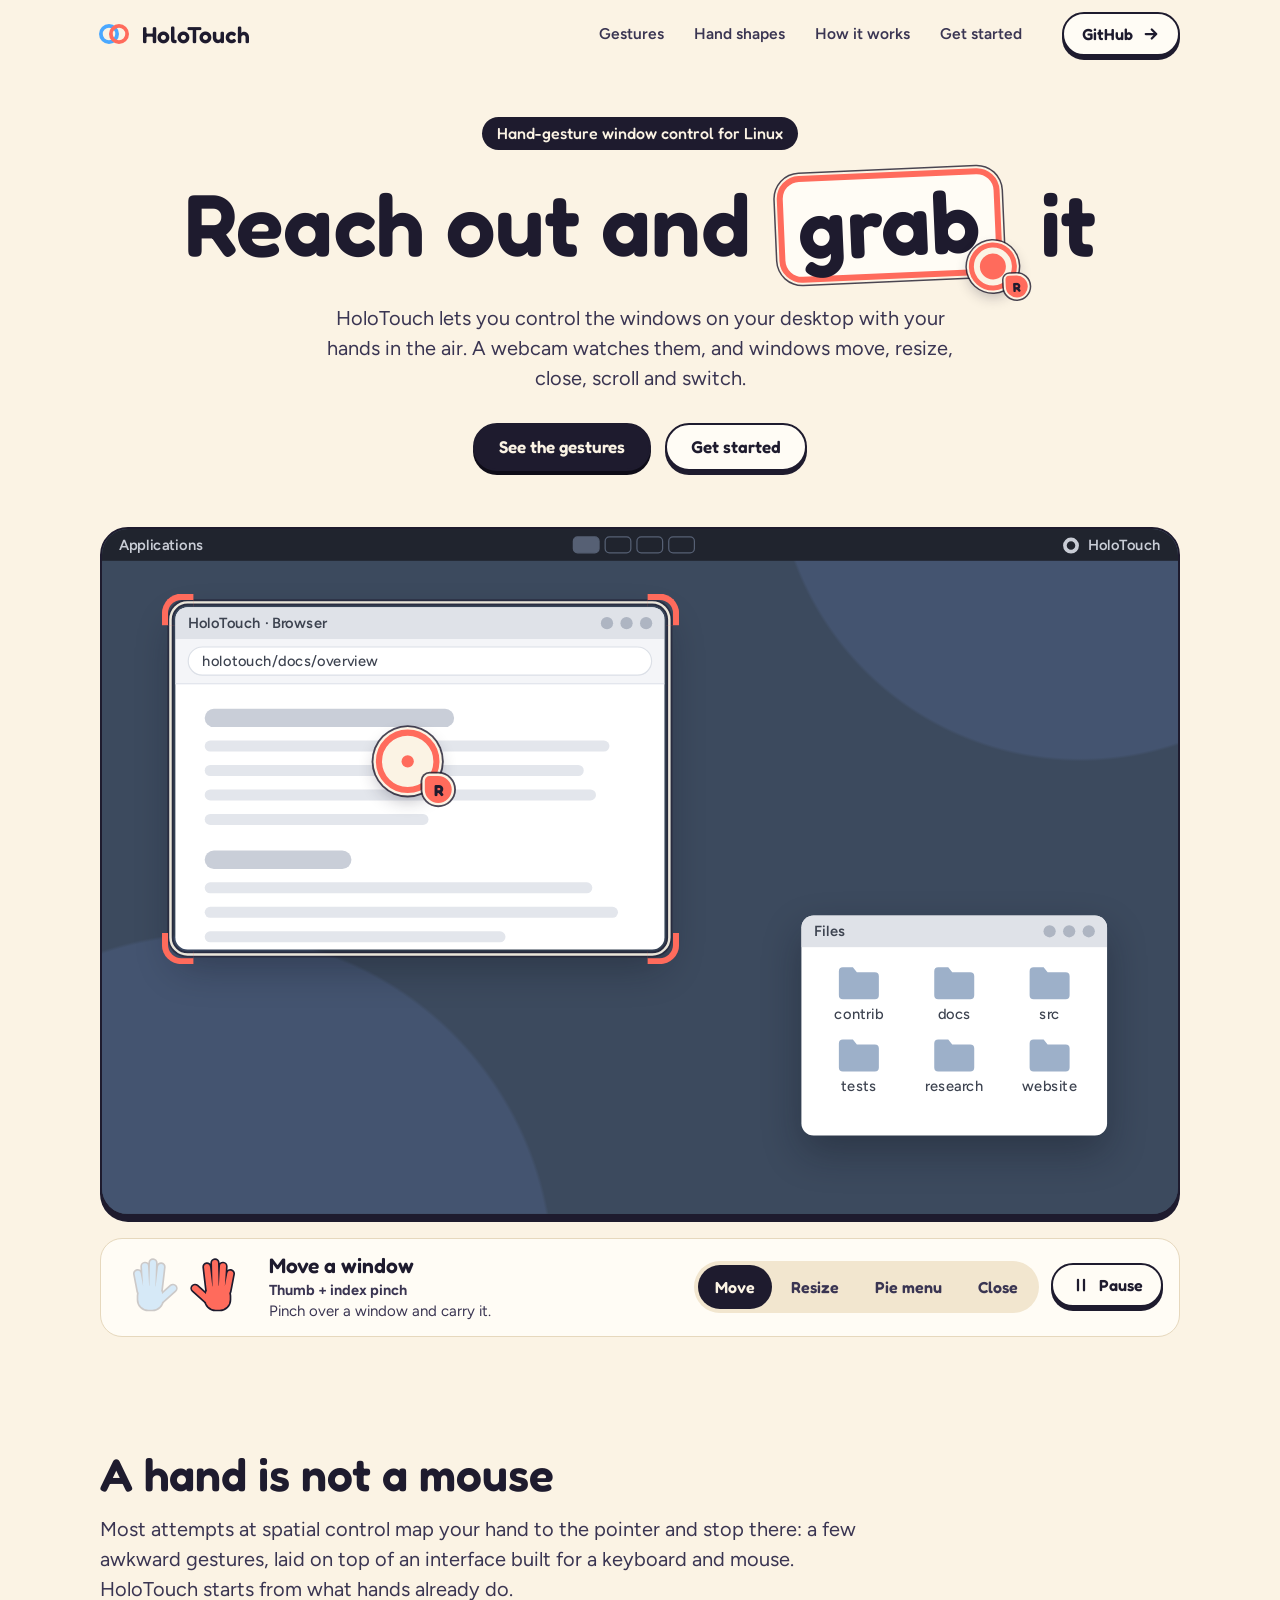
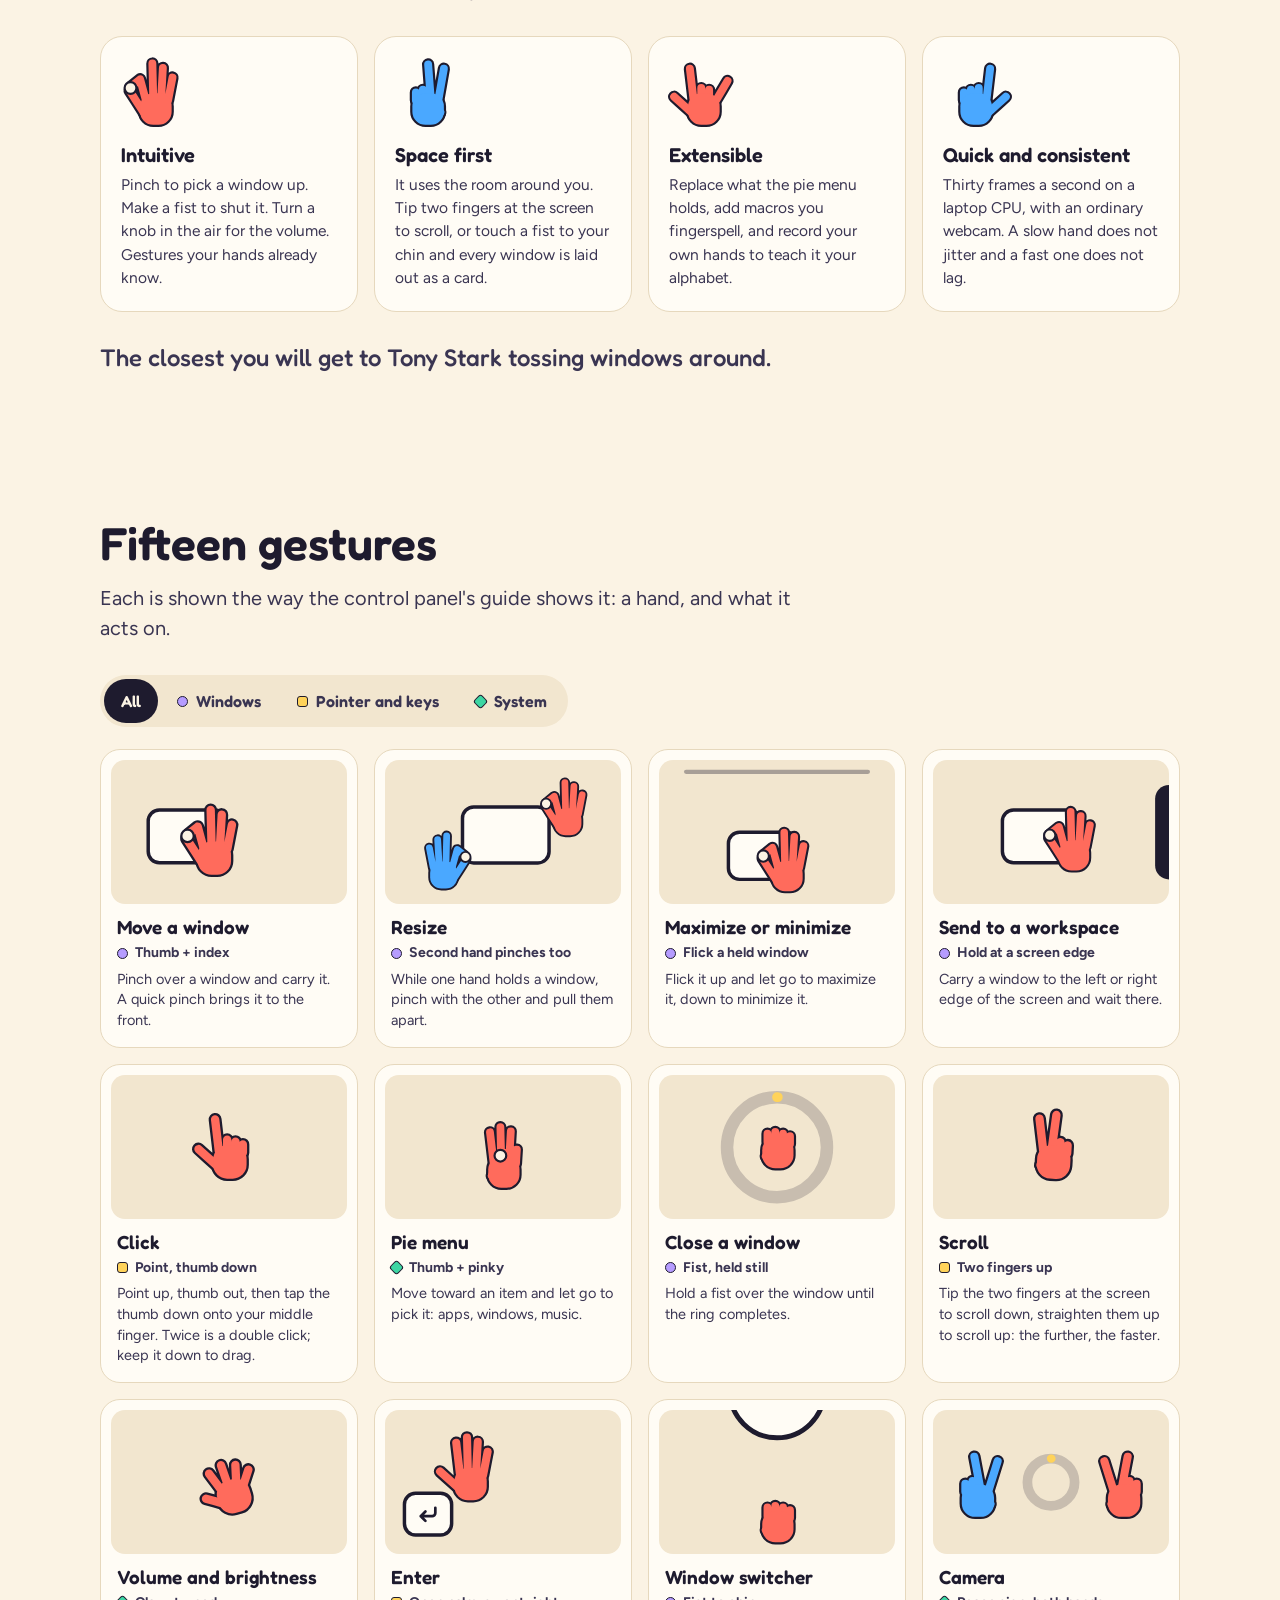
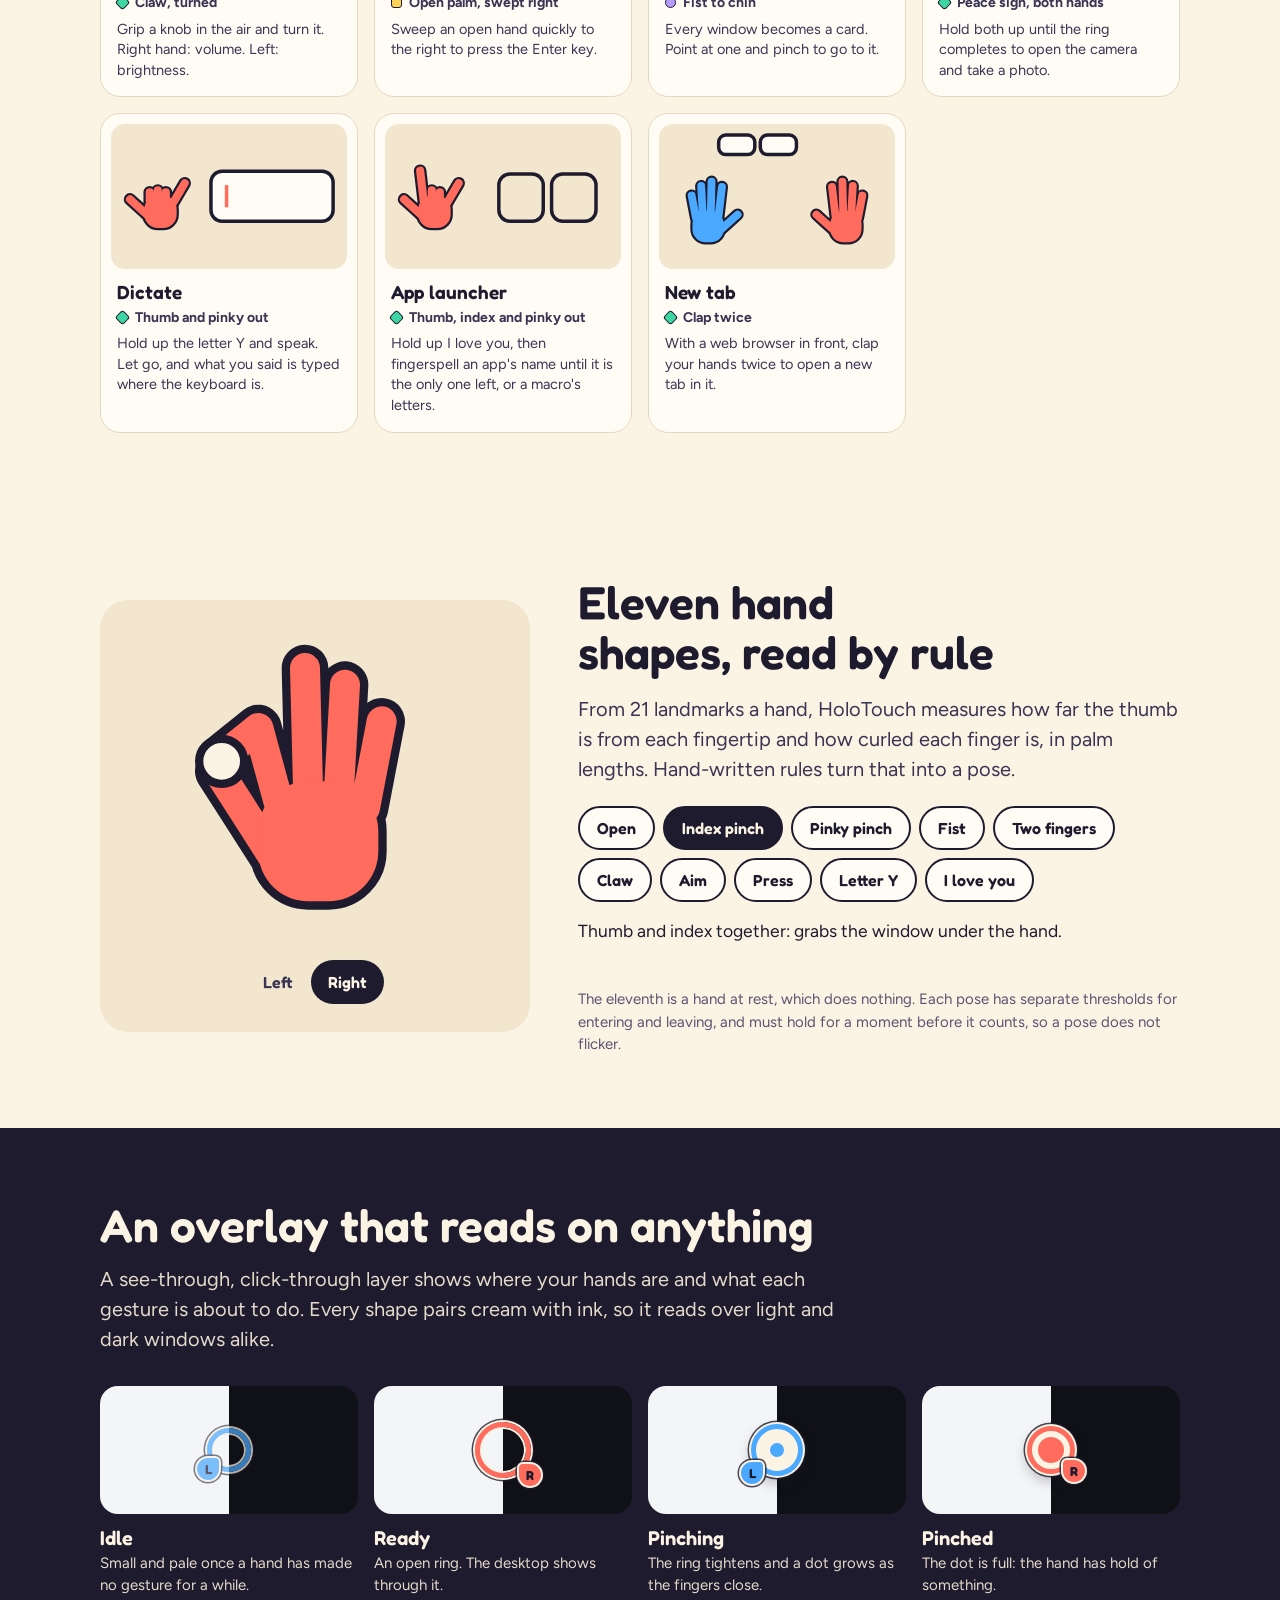
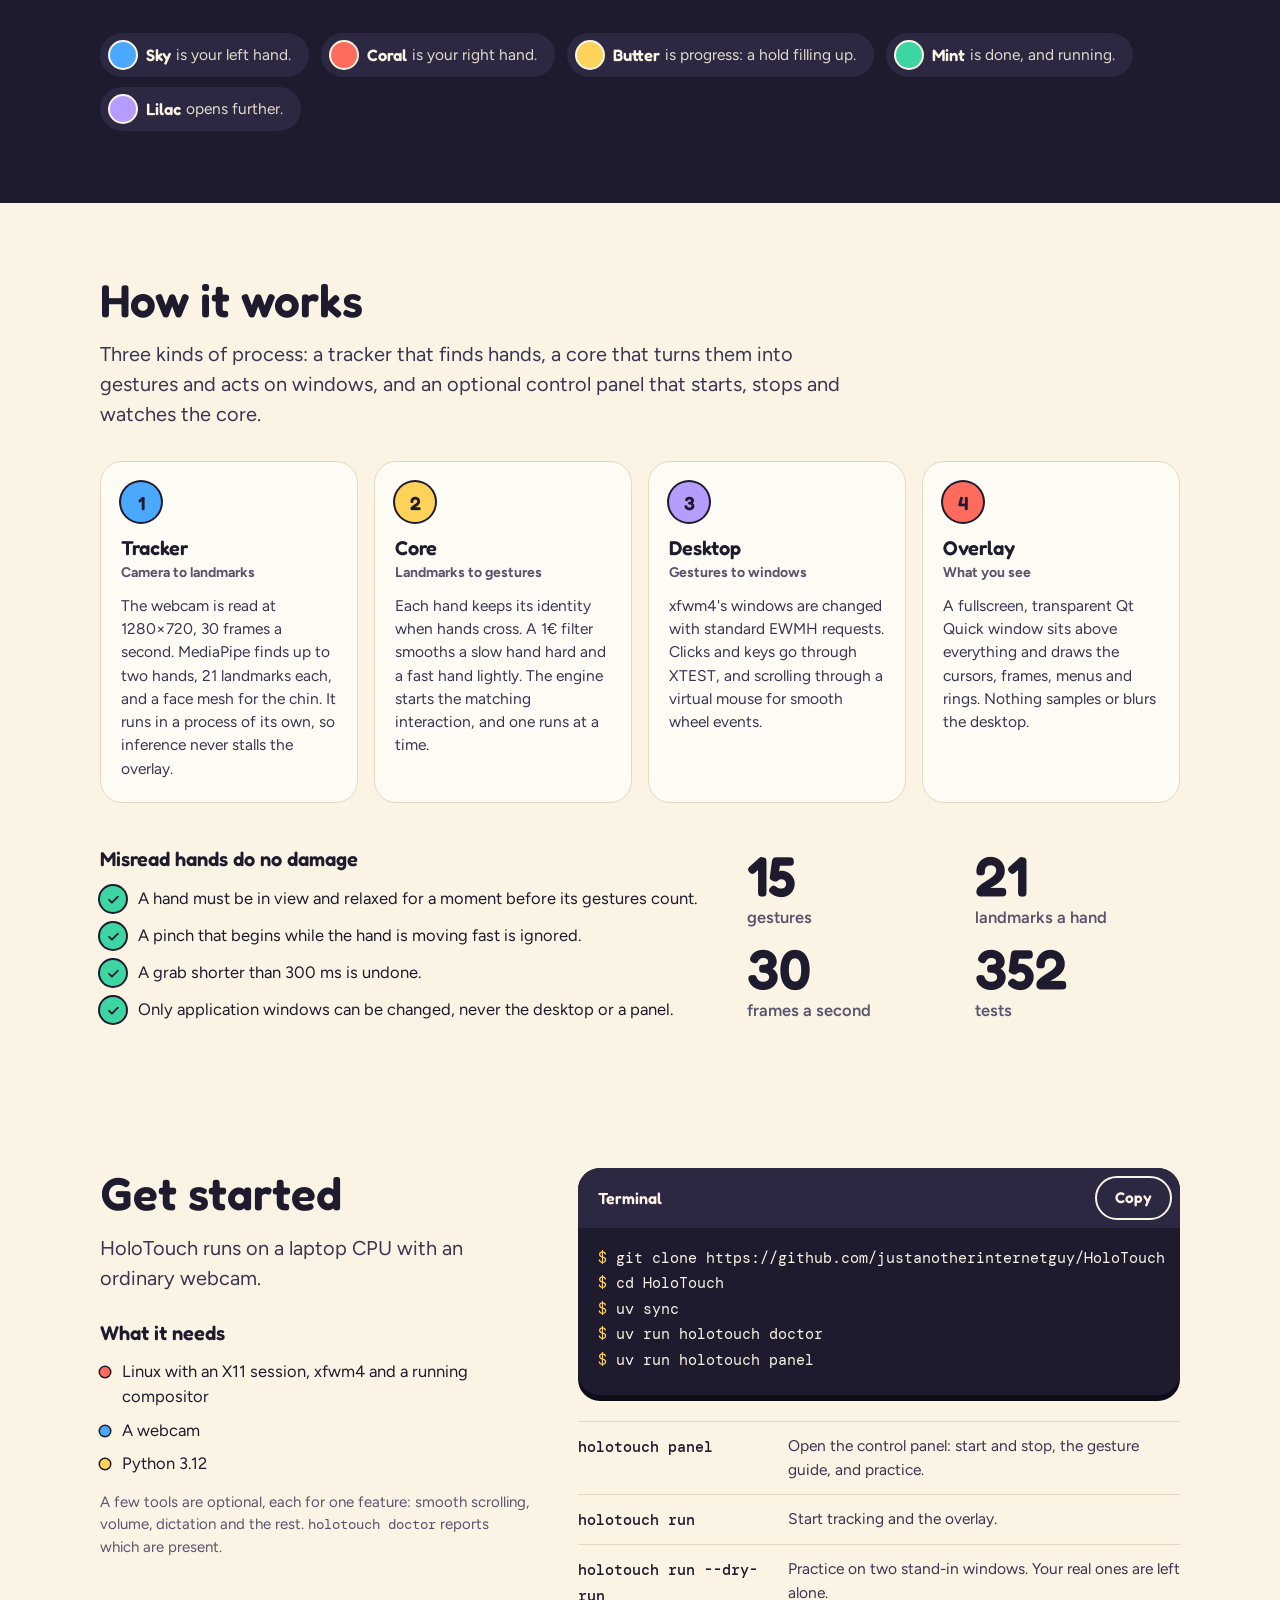
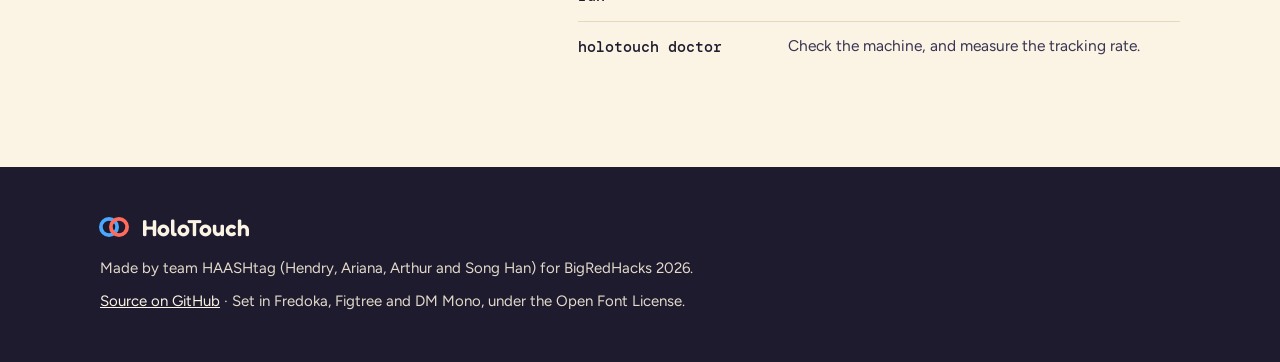
<file: website/index.html>
<!doctype html>
<html lang="en">
<head>
<meta charset="utf-8">
<meta name="viewport" content="width=device-width, initial-scale=1">
<title>HoloTouch · reach out and grab it</title>
<meta name="description" content="HoloTouch lets you control the windows on a Linux desktop with your hands in the air. A webcam watches your hands, and windows move, resize, close, scroll and switch.">
<meta name="theme-color" content="#FBF3E4">
<link rel="icon" href="holotouch.svg" type="image/svg+xml">
<link rel="stylesheet" href="styles.css">
<script src="js/hand.js" defer></script>
<script src="js/stages.js" defer></script>
<script src="js/desktop.js" defer></script>
<script src="js/main.js" defer></script>
</head>
<body id="top">

<header class="nav">
  <div class="wrap nav__row">
    <a class="brand" href="#top">
      <svg viewBox="0 0 64 64" aria-hidden="true"><circle cx="24" cy="32" r="13" fill="none" stroke="#4AA8FF" stroke-width="6"/><circle cx="40" cy="32" r="13" fill="none" stroke="#FF6B5C" stroke-width="6"/></svg>
      HoloTouch
    </a>
    <nav class="nav__links" aria-label="Sections">
      <a href="#gestures">Gestures</a>
      <a href="#shapes">Hand shapes</a>
      <a href="#how">How it works</a>
      <a href="#start">Get started</a>
    </nav>
    <a class="btn btn--small" href="https://github.com/justanotherinternetguy/HoloTouch">
      GitHub
      <svg class="icon" viewBox="0 0 24 24" aria-hidden="true"><path d="M5 12 L19 12 M13 6 L19 12 L13 18"/></svg>
    </a>
  </div>
</header>

<main>

<!-- ============ hero ============ -->
<section class="hero">
  <div class="wrap">
    <p class="chip">Hand-gesture window control for Linux</p>
    <h1>Reach out and
      <span class="held">grab<span class="cur cur--r is-pinching" aria-hidden="true"><span class="cur__ring"><span class="cur__dot"></span></span><span class="cur__tag">R</span></span></span>
      it</h1>
    <p class="lead">HoloTouch lets you control the windows on your desktop with your hands in the air. A webcam watches them, and windows move, resize, close, scroll and switch.</p>
    <div class="hero__actions">
      <a class="btn btn--main" href="#gestures">See the gestures</a>
      <a class="btn" href="#start">Get started</a>
    </div>

    <div class="desk-frame">
      <div class="desk" aria-hidden="true">
        <div class="desk__inner">
          <div class="desk__bar">
            <span>Applications</span>
            <span class="desk__pips"><i class="on"></i><i></i><i></i><i></i></span>
            <span class="desk__name"><i></i>HoloTouch</span>
          </div>

          <div class="win win--files" style="transform: translate(572px, 316px); width: 250px; height: 180px">
            <div class="win__bar"><span>Files</span><span class="win__dots"><i></i><i></i><i></i></span></div>
            <div class="win__files">
              <span><svg viewBox="0 0 44 38"><path d="M2 7a4 4 0 0 1 4-4h10l4 5h18a4 4 0 0 1 4 4v19a4 4 0 0 1-4 4H6a4 4 0 0 1-4-4z"/></svg>contrib</span>
              <span><svg viewBox="0 0 44 38"><path d="M2 7a4 4 0 0 1 4-4h10l4 5h18a4 4 0 0 1 4 4v19a4 4 0 0 1-4 4H6a4 4 0 0 1-4-4z"/></svg>docs</span>
              <span><svg viewBox="0 0 44 38"><path d="M2 7a4 4 0 0 1 4-4h10l4 5h18a4 4 0 0 1 4 4v19a4 4 0 0 1-4 4H6a4 4 0 0 1-4-4z"/></svg>src</span>
              <span><svg viewBox="0 0 44 38"><path d="M2 7a4 4 0 0 1 4-4h10l4 5h18a4 4 0 0 1 4 4v19a4 4 0 0 1-4 4H6a4 4 0 0 1-4-4z"/></svg>tests</span>
              <span><svg viewBox="0 0 44 38"><path d="M2 7a4 4 0 0 1 4-4h10l4 5h18a4 4 0 0 1 4 4v19a4 4 0 0 1-4 4H6a4 4 0 0 1-4-4z"/></svg>research</span>
              <span><svg viewBox="0 0 44 38"><path d="M2 7a4 4 0 0 1 4-4h10l4 5h18a4 4 0 0 1 4 4v19a4 4 0 0 1-4 4H6a4 4 0 0 1-4-4z"/></svg>website</span>
            </div>
          </div>

          <div class="win win--browser" data-window="browser">
            <div class="win__bar"><span>HoloTouch · Browser</span><span class="win__dots"><i></i><i></i><i></i></span></div>
            <div class="win__url"><span>holotouch/docs/overview</span></div>
            <div class="win__page">
              <i class="win__heading" style="width: 58%"></i>
              <i style="width: 94%"></i><i style="width: 88%"></i><i style="width: 91%"></i><i style="width: 52%"></i>
              <i class="win__heading" style="width: 34%"></i>
              <i style="width: 90%"></i><i style="width: 96%"></i><i style="width: 70%"></i><i style="width: 84%"></i><i style="width: 44%"></i>
            </div>
          </div>

          <div class="win win--terminal" data-window="terminal">
            <div class="win__bar"><span>Terminal</span><span class="win__dots"><i></i><i></i><i></i></span></div>
            <div class="win__term">
              <span>~ $ holotouch doctor</span>
              <i style="width: 62%"></i><i style="width: 48%"></i><i style="width: 70%"></i><i style="width: 36%"></i>
            </div>
          </div>
        </div>
      </div>
    </div>

    <div class="now">
      <div class="now__hands" id="now-hands" aria-hidden="true"></div>
      <div class="now__text">
        <div class="now__title" id="now-title">Move a window</div>
        <div class="now__pose" id="now-pose">Thumb + index pinch</div>
        <div class="now__how" id="now-how">Pinch over a window and carry it.</div>
      </div>
      <div class="now__controls">
        <div class="tabs" role="group" aria-label="Gesture shown on the desktop above">
          <button type="button" data-scene="move" aria-pressed="true">Move</button>
          <button type="button" data-scene="resize" aria-pressed="false">Resize</button>
          <button type="button" data-scene="menu" aria-pressed="false">Pie menu</button>
          <button type="button" data-scene="close" aria-pressed="false">Close</button>
        </div>
        <button type="button" class="btn btn--small" id="desk-toggle" aria-pressed="true">
          <svg class="icon icon--pause" viewBox="0 0 24 24" aria-hidden="true"><path d="M8 5 L8 19 M16 5 L16 19"/></svg>
          <svg class="icon icon--play" viewBox="0 0 24 24" aria-hidden="true"><path d="M8 5.5 L8 18.5 A1 1 0 0 0 9.5 19.37 L20.5 12.87 A1 1 0 0 0 20.5 11.13 L9.5 4.63 A1 1 0 0 0 8 5.5 Z"/></svg>
          <span>Pause</span>
        </button>
      </div>
    </div>
  </div>
</section>

<!-- ============ why ============ -->
<section class="band" id="why">
  <div class="wrap">
    <div class="band__head">
      <h2>A hand is not a mouse</h2>
      <p class="lead">Most attempts at spatial control map your hand to the pointer and stop there: a few awkward gestures, laid on top of an interface built for a keyboard and mouse. HoloTouch starts from what hands already do.</p>
    </div>
    <div class="goals">
      <article class="card goal">
        <div class="goal__hand" data-hand="index"></div>
        <h3>Intuitive</h3>
        <p>Pinch to pick a window up. Make a fist to shut it. Turn a knob in the air for the volume. Gestures your hands already know.</p>
      </article>
      <article class="card goal">
        <div class="goal__hand" data-hand="two" data-side="left"></div>
        <h3>Space first</h3>
        <p>It uses the room around you. Tip two fingers at the screen to scroll, or touch a fist to your chin and every window is laid out as a card.</p>
      </article>
      <article class="card goal">
        <div class="goal__hand" data-hand="ily"></div>
        <h3>Extensible</h3>
        <p>Replace what the pie menu holds, add macros you fingerspell, and record your own hands to teach it your alphabet.</p>
      </article>
      <article class="card goal">
        <div class="goal__hand" data-hand="aim" data-side="left"></div>
        <h3>Quick and consistent</h3>
        <p>Thirty frames a second on a laptop CPU, with an ordinary webcam. A slow hand does not jitter and a fast one does not lag.</p>
      </article>
    </div>
    <p class="aside">The closest you will get to Tony Stark tossing windows around.</p>
  </div>
</section>

<!-- ============ gestures ============ -->
<section class="band" id="gestures">
  <div class="wrap">
    <div class="band__head">
      <h2>Fifteen gestures</h2>
      <p class="lead">Each is shown the way the control panel's guide shows it: a hand, and what it acts on.</p>
    </div>
    <div class="tabs tabs--wrap" role="group" aria-label="Kind of gesture">
      <button type="button" data-filter="all" aria-pressed="true">All</button>
      <button type="button" data-filter="windows" aria-pressed="false"><i class="mark mark--windows"></i>Windows</button>
      <button type="button" data-filter="pointer" aria-pressed="false"><i class="mark mark--pointer"></i>Pointer and keys</button>
      <button type="button" data-filter="system" aria-pressed="false"><i class="mark mark--system"></i>System</button>
    </div>

    <div class="gestures">
      <article class="gcard" data-kind="windows">
        <div data-gesture="move"></div>
        <h3>Move a window</h3>
        <div class="gcard__pose"><i class="mark mark--windows"></i>Thumb + index</div>
        <p>Pinch over a window and carry it. A quick pinch brings it to the front.</p>
      </article>
      <article class="gcard" data-kind="windows">
        <div data-gesture="resize"></div>
        <h3>Resize</h3>
        <div class="gcard__pose"><i class="mark mark--windows"></i>Second hand pinches too</div>
        <p>While one hand holds a window, pinch with the other and pull them apart.</p>
      </article>
      <article class="gcard" data-kind="windows">
        <div data-gesture="flick"></div>
        <h3>Maximize or minimize</h3>
        <div class="gcard__pose"><i class="mark mark--windows"></i>Flick a held window</div>
        <p>Flick it up and let go to maximize it, down to minimize it.</p>
      </article>
      <article class="gcard" data-kind="windows">
        <div data-gesture="edge"></div>
        <h3>Send to a workspace</h3>
        <div class="gcard__pose"><i class="mark mark--windows"></i>Hold at a screen edge</div>
        <p>Carry a window to the left or right edge of the screen and wait there.</p>
      </article>
      <article class="gcard" data-kind="pointer">
        <div data-gesture="click"></div>
        <h3>Click</h3>
        <div class="gcard__pose"><i class="mark mark--pointer"></i>Point, thumb down</div>
        <p>Point up, thumb out, then tap the thumb down onto your middle finger. Twice is a double click; keep it down to drag.</p>
      </article>
      <article class="gcard" data-kind="system">
        <div data-gesture="menu"></div>
        <h3>Pie menu</h3>
        <div class="gcard__pose"><i class="mark mark--system"></i>Thumb + pinky</div>
        <p>Move toward an item and let go to pick it: apps, windows, music.</p>
      </article>
      <article class="gcard" data-kind="windows">
        <div data-gesture="close"></div>
        <h3>Close a window</h3>
        <div class="gcard__pose"><i class="mark mark--windows"></i>Fist, held still</div>
        <p>Hold a fist over the window until the ring completes.</p>
      </article>
      <article class="gcard" data-kind="pointer">
        <div data-gesture="scroll"></div>
        <h3>Scroll</h3>
        <div class="gcard__pose"><i class="mark mark--pointer"></i>Two fingers up</div>
        <p>Tip the two fingers at the screen to scroll down, straighten them up to scroll up: the further, the faster.</p>
      </article>
      <article class="gcard" data-kind="system">
        <div data-gesture="knob"></div>
        <h3>Volume and brightness</h3>
        <div class="gcard__pose"><i class="mark mark--system"></i>Claw, turned</div>
        <p>Grip a knob in the air and turn it. Right hand: volume. Left: brightness.</p>
      </article>
      <article class="gcard" data-kind="pointer">
        <div data-gesture="swipe"></div>
        <h3>Enter</h3>
        <div class="gcard__pose"><i class="mark mark--pointer"></i>Open palm, swept right</div>
        <p>Sweep an open hand quickly to the right to press the Enter key.</p>
      </article>
      <article class="gcard" data-kind="windows">
        <div data-gesture="switcher"></div>
        <h3>Window switcher</h3>
        <div class="gcard__pose"><i class="mark mark--windows"></i>Fist to chin</div>
        <p>Every window becomes a card. Point at one and pinch to go to it.</p>
      </article>
      <article class="gcard" data-kind="system">
        <div data-gesture="camera"></div>
        <h3>Camera</h3>
        <div class="gcard__pose"><i class="mark mark--system"></i>Peace sign, both hands</div>
        <p>Hold both up until the ring completes to open the camera and take a photo.</p>
      </article>
      <article class="gcard" data-kind="system">
        <div data-gesture="dictate"></div>
        <h3>Dictate</h3>
        <div class="gcard__pose"><i class="mark mark--system"></i>Thumb and pinky out</div>
        <p>Hold up the letter Y and speak. Let go, and what you said is typed where the keyboard is.</p>
      </article>
      <article class="gcard" data-kind="system">
        <div data-gesture="spell"></div>
        <h3>App launcher</h3>
        <div class="gcard__pose"><i class="mark mark--system"></i>Thumb, index and pinky out</div>
        <p>Hold up I love you, then fingerspell an app's name until it is the only one left, or a macro's letters.</p>
      </article>
      <article class="gcard" data-kind="system">
        <div data-gesture="clap"></div>
        <h3>New tab</h3>
        <div class="gcard__pose"><i class="mark mark--system"></i>Clap twice</div>
        <p>With a web browser in front, clap your hands twice to open a new tab in it.</p>
      </article>
    </div>
  </div>
</section>

<!-- ============ hand shapes ============ -->
<section class="band" id="shapes">
  <div class="wrap shapes">
    <div class="shapes__well">
      <div class="shapes__hand" id="shape-hand" aria-hidden="true"></div>
      <div class="tabs" role="group" aria-label="Which hand">
        <button type="button" data-shape-side="left" aria-pressed="false">Left</button>
        <button type="button" data-shape-side="right" aria-pressed="true">Right</button>
      </div>
    </div>
    <div class="shapes__text">
      <h2>Eleven hand shapes, read by rule</h2>
      <p class="lead">From 21 landmarks a hand, HoloTouch measures how far the thumb is from each fingertip and how curled each finger is, in palm lengths. Hand-written rules turn that into a pose.</p>
      <div class="shapes__list" role="group" aria-label="Hand shape">
        <button type="button" class="pill" data-shape="open" data-note="An open palm. Swept fast to the right, it presses Enter." aria-pressed="true">Open</button>
        <button type="button" class="pill" data-shape="index" data-note="Thumb and index together: grabs the window under the hand." aria-pressed="false">Index pinch</button>
        <button type="button" class="pill" data-shape="pinky" data-note="Thumb and pinky together: opens the pie menu at the hand." aria-pressed="false">Pinky pinch</button>
        <button type="button" class="pill" data-shape="fist" data-note="Held still over a window, it closes it. Touched to the chin, it opens the window switcher." aria-pressed="false">Fist</button>
        <button type="button" class="pill" data-shape="two" data-note="Two fingers up: tip them at the screen to scroll." aria-pressed="false">Two fingers</button>
        <button type="button" class="pill" data-shape="claw" data-note="Turned like a knob: volume with the right hand, brightness with the left." aria-pressed="false">Claw</button>
        <button type="button" class="pill" data-shape="aim" data-note="Pointing, thumb held out: sights appear round the cursor." aria-pressed="false">Aim</button>
        <button type="button" class="pill" data-shape="press" data-note="From aim, the thumb comes down onto the middle finger: a click." aria-pressed="false">Press</button>
        <button type="button" class="pill" data-shape="y" data-note="The letter Y: hold it up and speak, and what you said is typed." aria-pressed="false">Letter Y</button>
        <button type="button" class="pill" data-shape="ily" data-note="The sign for I love you: opens the launcher, ready for fingerspelling." aria-pressed="false">I love you</button>
      </div>
      <p class="shapes__note" id="shape-note" aria-live="polite">An open palm. Swept fast to the right, it presses Enter.</p>
      <p class="fine">The eleventh is a hand at rest, which does nothing. Each pose has separate thresholds for entering and leaving, and must hold for a moment before it counts, so a pose does not flicker.</p>
    </div>
  </div>
</section>

<!-- ============ overlay ============ -->
<section class="band band--ink" id="overlay">
  <div class="wrap">
    <div class="band__head">
      <h2>An overlay that reads on anything</h2>
      <p class="lead">A see-through, click-through layer shows where your hands are and what each gesture is about to do. Every shape pairs cream with ink, so it reads over light and dark windows alike.</p>
    </div>
    <div class="states">
      <div class="state">
        <div class="tile" aria-hidden="true"><span class="cur cur--l cur--idle"><span class="cur__ring"><span class="cur__dot"></span></span><span class="cur__tag">L</span></span></div>
        <h3>Idle</h3>
        <p>Small and pale once a hand has made no gesture for a while.</p>
      </div>
      <div class="state">
        <div class="tile" aria-hidden="true"><span class="cur cur--r"><span class="cur__ring"><span class="cur__dot"></span></span><span class="cur__tag">R</span></span></div>
        <h3>Ready</h3>
        <p>An open ring. The desktop shows through it.</p>
      </div>
      <div class="state">
        <div class="tile" aria-hidden="true"><span class="cur cur--l is-pinching" style="--d: 52px; --dot: 14px"><span class="cur__ring"><span class="cur__dot"></span></span><span class="cur__tag">L</span></span></div>
        <h3>Pinching</h3>
        <p>The ring tightens and a dot grows as the fingers close.</p>
      </div>
      <div class="state">
        <div class="tile" aria-hidden="true"><span class="cur cur--r is-pinching" style="--d: 48px; --dot: 26px"><span class="cur__ring"><span class="cur__dot"></span></span><span class="cur__tag">R</span></span></div>
        <h3>Pinched</h3>
        <p>The dot is full: the hand has hold of something.</p>
      </div>
    </div>
    <ul class="legend">
      <li><i style="background: var(--sky)"></i><b>Sky</b> is your left hand.</li>
      <li><i style="background: var(--coral)"></i><b>Coral</b> is your right hand.</li>
      <li><i style="background: var(--butter)"></i><b>Butter</b> is progress: a hold filling up.</li>
      <li><i style="background: var(--mint)"></i><b>Mint</b> is done, and running.</li>
      <li><i style="background: var(--lilac)"></i><b>Lilac</b> opens further.</li>
    </ul>
  </div>
</section>

<!-- ============ how it works ============ -->
<section class="band" id="how">
  <div class="wrap">
    <div class="band__head">
      <h2>How it works</h2>
      <p class="lead">Three kinds of process: a tracker that finds hands, a core that turns them into gestures and acts on windows, and an optional control panel that starts, stops and watches the core.</p>
    </div>
    <ol class="steps">
      <li class="card step">
        <span class="step__n" style="background: var(--sky)">1</span>
        <h3>Tracker</h3>
        <div class="step__sub">Camera to landmarks</div>
        <p>The webcam is read at 1280×720, 30 frames a second. MediaPipe finds up to two hands, 21 landmarks each, and a face mesh for the chin. It runs in a process of its own, so inference never stalls the overlay.</p>
      </li>
      <li class="card step">
        <span class="step__n" style="background: var(--butter)">2</span>
        <h3>Core</h3>
        <div class="step__sub">Landmarks to gestures</div>
        <p>Each hand keeps its identity when hands cross. A 1€ filter smooths a slow hand hard and a fast hand lightly. The engine starts the matching interaction, and one runs at a time.</p>
      </li>
      <li class="card step">
        <span class="step__n" style="background: var(--lilac)">3</span>
        <h3>Desktop</h3>
        <div class="step__sub">Gestures to windows</div>
        <p>xfwm4's windows are changed with standard EWMH requests. Clicks and keys go through XTEST, and scrolling through a virtual mouse for smooth wheel events.</p>
      </li>
      <li class="card step">
        <span class="step__n" style="background: var(--coral)">4</span>
        <h3>Overlay</h3>
        <div class="step__sub">What you see</div>
        <p>A fullscreen, transparent Qt Quick window sits above everything and draws the cursors, frames, menus and rings. Nothing samples or blurs the desktop.</p>
      </li>
    </ol>

    <div class="facts">
      <div class="guards">
        <h3>Misread hands do no damage</h3>
        <ul class="checks">
          <li><span class="check" aria-hidden="true"><svg class="icon" viewBox="0 0 24 24"><path d="M5 12.5 L9.5 17 L19 7.5"/></svg></span>A hand must be in view and relaxed for a moment before its gestures count.</li>
          <li><span class="check" aria-hidden="true"><svg class="icon" viewBox="0 0 24 24"><path d="M5 12.5 L9.5 17 L19 7.5"/></svg></span>A pinch that begins while the hand is moving fast is ignored.</li>
          <li><span class="check" aria-hidden="true"><svg class="icon" viewBox="0 0 24 24"><path d="M5 12.5 L9.5 17 L19 7.5"/></svg></span>A grab shorter than 300 ms is undone.</li>
          <li><span class="check" aria-hidden="true"><svg class="icon" viewBox="0 0 24 24"><path d="M5 12.5 L9.5 17 L19 7.5"/></svg></span>Only application windows can be changed, never the desktop or a panel.</li>
        </ul>
      </div>
      <dl class="stats">
        <div><dt>15</dt><dd>gestures</dd></div>
        <div><dt>21</dt><dd>landmarks a hand</dd></div>
        <div><dt>30</dt><dd>frames a second</dd></div>
        <div><dt>352</dt><dd>tests</dd></div>
      </dl>
    </div>
  </div>
</section>

<!-- ============ get started ============ -->
<section class="band" id="start">
  <div class="wrap start">
    <div class="start__text">
      <h2>Get started</h2>
      <p class="lead">HoloTouch runs on a laptop CPU with an ordinary webcam.</p>
      <h3>What it needs</h3>
      <ul class="needs">
        <li>Linux with an X11 session, xfwm4 and a running compositor</li>
        <li>A webcam</li>
        <li>Python 3.12</li>
      </ul>
      <p class="fine">A few tools are optional, each for one feature: smooth scrolling, volume, dictation and the rest. <code>holotouch doctor</code> reports which are present.</p>
    </div>
    <div class="start__side">
      <div class="term">
        <div class="term__bar">
          <span>Terminal</span>
          <button type="button" class="term__copy" id="copy">Copy</button>
        </div>
        <pre id="commands"><span class="term__p">$</span> git clone https://github.com/justanotherinternetguy/HoloTouch
<span class="term__p">$</span> cd HoloTouch
<span class="term__p">$</span> uv sync
<span class="term__p">$</span> uv run holotouch doctor
<span class="term__p">$</span> uv run holotouch panel</pre>
      </div>
      <dl class="commands">
        <div><dt><code>holotouch panel</code></dt><dd>Open the control panel: start and stop, the gesture guide, and practice.</dd></div>
        <div><dt><code>holotouch run</code></dt><dd>Start tracking and the overlay.</dd></div>
        <div><dt><code>holotouch run --dry-run</code></dt><dd>Practice on two stand-in windows. Your real ones are left alone.</dd></div>
        <div><dt><code>holotouch doctor</code></dt><dd>Check the machine, and measure the tracking rate.</dd></div>
      </dl>
    </div>
  </div>
</section>

</main>

<footer class="foot">
  <div class="wrap foot__row">
    <div class="brand">
      <svg viewBox="0 0 64 64" aria-hidden="true"><circle cx="24" cy="32" r="13" fill="none" stroke="#4AA8FF" stroke-width="6"/><circle cx="40" cy="32" r="13" fill="none" stroke="#FF6B5C" stroke-width="6"/></svg>
      HoloTouch
    </div>
    <p>Made by team HAASHtag (Hendry, Ariana, Arthur and Song Han) for BigRedHacks 2026.</p>
    <p><a href="https://github.com/justanotherinternetguy/HoloTouch">Source on GitHub</a> · Set in Fredoka, Figtree and DM Mono, under the Open Font License.</p>
  </div>
</footer>

</body>
</html>
</file>
<file: website/styles.css>
/* HoloTouch's website, in the interface's own language (src/holotouch/theme.py): cream and ink carry
   the page, and colour marks what a hand is doing. Sky is the left hand, coral the right, butter
   is progress, mint is done and running, lilac opens further. */

@font-face { font-family: Fredoka; src: url(fonts/Fredoka.ttf) format("truetype"); font-weight: 300 700; font-display: swap; }
@font-face { font-family: Figtree; src: url(fonts/Figtree.ttf) format("truetype"); font-weight: 300 900; font-display: swap; }
@font-face { font-family: "DM Mono"; src: url(fonts/DMMono-Regular.ttf) format("truetype"); font-weight: 400; font-display: swap; }
@font-face { font-family: "DM Mono"; src: url(fonts/DMMono-Medium.ttf) format("truetype"); font-weight: 500; font-display: swap; }

:root {
    --cream: #FBF3E4;
    --paper: #FFFCF5;
    --sunk: #F2E6CF;
    --line: #E6D8BD;
    --muted: #B8AC96;
    --ink: #1E1B2E;
    --ink-raised: #2C2842;
    --ink-mid: #3A3552;
    --ink-soft: #5A5470;
    --ledge: #0E0C18;
    --coral: #FF6B5C;
    --sky: #4AA8FF;
    --mint: #3DD6A3;
    --butter: #FFD35A;
    --lilac: #B69CFF;
    --lilac-deep: #6341C9;
    /* Over the desktop every shape pairs cream with ink, so it reads on light and dark windows. */
    --keyline: 0 0 0 2px var(--cream), 0 0 0 3.5px rgba(30, 27, 46, 0.8);
    --float: 0 8px 18px rgba(30, 27, 46, 0.28);
    --display: Fredoka, ui-rounded, system-ui, sans-serif;
    --body: Figtree, system-ui, sans-serif;
    --mono: "DM Mono", ui-monospace, monospace;
    --spring: cubic-bezier(0.34, 1.56, 0.64, 1);
}

* { box-sizing: border-box; }
html { scroll-behavior: smooth; scroll-padding-top: 80px; }
body {
    margin: 0;
    background: var(--cream);
    color: var(--ink);
    font: 400 16.5px/1.55 var(--body);
    -webkit-font-smoothing: antialiased;
}
h1, h2, h3 { margin: 0; font-family: var(--display); font-weight: 600; text-wrap: balance; }
h1 { font-size: clamp(44px, 9vw, 88px); line-height: 1.04; }
h2 { font-size: clamp(30px, 4.6vw, 46px); line-height: 1.1; }
h3 { font-size: 20px; line-height: 1.2; }
p { margin: 0; }
a { color: inherit; }
code { font-family: var(--mono); font-size: 0.92em; }
:focus-visible { outline: 3px solid var(--lilac-deep); outline-offset: 3px; }
[hidden] { display: none !important; }

.wrap { max-width: 1128px; margin: 0 auto; padding: 0 24px; }
.lead { font-size: clamp(17.5px, 2vw, 20px); line-height: 1.5; color: var(--ink-mid); text-wrap: pretty; }
.fine { font-size: 15px; line-height: 1.5; color: var(--ink-soft); }
.icon { width: 18px; height: 18px; flex: none; fill: none; stroke: currentColor; stroke-width: 3; stroke-linecap: round; stroke-linejoin: round; }
.figure { display: block; width: 100%; height: 100%; overflow: visible; }

/* ---------- the hand ---------- */
.hand { --tone: var(--coral); }
.hand--left { --tone: var(--sky); }
.hand--plain { --tone: var(--cream); }
.hand__ink { fill: none; stroke: var(--ink); stroke-width: 14; stroke-linecap: round; stroke-linejoin: round; }
.hand__palm-ink { fill: var(--ink); stroke: var(--ink); stroke-width: 5; }
.hand__tone { fill: none; stroke: var(--tone); stroke-width: 9; stroke-linecap: round; stroke-linejoin: round; }
.hand__palm { fill: var(--tone); }
.hand__dot { fill: var(--cream); stroke: var(--ink); stroke-width: 2.5; }

/* ---------- buttons: each rests on a ledge and sinks onto it when pressed ---------- */
.btn {
    display: inline-flex; align-items: center; justify-content: center; gap: 9px;
    height: 48px; padding: 0 24px; border: 2px solid var(--ink); border-radius: 999px;
    background: var(--paper); color: var(--ink); box-shadow: 0 4px 0 var(--ink);
    font: 600 17px/1 var(--display); text-decoration: none; cursor: pointer;
    transition: transform 60ms, box-shadow 60ms, background 120ms;
}
.btn:hover { background: var(--cream); }
.btn:active { transform: translateY(4px); box-shadow: 0 0 0 var(--ink); }
.btn--main { background: var(--ink); color: var(--cream); box-shadow: 0 4px 0 var(--ledge); }
.btn--main:hover { background: var(--ink-raised); }
.btn--main:active { box-shadow: 0 0 0 var(--ledge); }
.btn--small { height: 44px; padding: 0 18px; font-size: 16px; }

.chip {
    display: inline-block; padding: 6px 15px; border-radius: 999px;
    background: var(--ink); color: var(--cream); font: 500 16px/1.3 var(--display);
}
.card { background: var(--paper); border: 1.5px solid var(--line); border-radius: 22px; }

/* A track of tabs: the one that is on is ink. */
.tabs { display: inline-flex; gap: 2px; padding: 4px; border-radius: 999px; background: var(--sunk); }
.tabs--wrap { flex-wrap: wrap; border-radius: 26px; }
.tabs button {
    display: inline-flex; align-items: center; gap: 8px; height: 44px; padding: 0 17px;
    border: 0; border-radius: 999px; background: transparent; color: var(--ink-mid);
    font: 600 16px/1 var(--display); white-space: nowrap; cursor: pointer; transition: background 120ms, color 120ms;
}
.tabs button:hover { background: var(--line); color: var(--ink); }
.tabs button[aria-pressed="true"] { background: var(--ink); color: var(--cream); }

/* The marker's shape says the family as well as its colour does. */
.mark { flex: none; width: 11px; height: 11px; border: 1.5px solid var(--ink); border-radius: 50%; background: var(--lilac); }
.mark--pointer { border-radius: 3px; background: var(--butter); }
.mark--system { border-radius: 3px; background: var(--mint); rotate: 45deg; }
[aria-pressed="true"] > .mark { border-color: var(--cream); }

/* ---------- nav ---------- */
.nav { position: sticky; top: 0; z-index: 10; background: var(--cream); border-bottom: 1.5px solid transparent; transition: border-color 150ms; }
.nav.is-scrolled { border-color: var(--line); }
.nav__row { display: flex; align-items: center; gap: 28px; height: 68px; }
.brand { display: inline-flex; align-items: center; gap: 8px; font: 600 23px/1 var(--display); text-decoration: none; }
.brand svg { width: 40px; height: 40px; margin-left: -6px; }
.nav__links { display: flex; gap: 6px; margin-left: auto; }
.nav__links a { padding: 10px 12px; border-radius: 999px; font-weight: 600; font-size: 15.5px; color: var(--ink-mid); text-decoration: none; }
.nav__links a:hover { background: var(--sunk); color: var(--ink); }

/* ---------- hero ---------- */
.hero { padding: 48px 0 40px; text-align: center; }
.hero h1 { margin-top: 22px; }
.hero .lead { max-width: 640px; margin: 24px auto 0; }
.hero__actions { display: flex; flex-wrap: wrap; justify-content: center; gap: 14px; margin-top: 30px; }

/* The word the hand has hold of: a held window's frame, and the pinched cursor on it. */
.held {
    position: relative; display: inline-block; margin: 0 0.2em 0 0.06em; padding: 0 0.16em 0.04em;
    border: 0.075em solid var(--coral); border-radius: 0.26em; box-shadow: var(--keyline);
    background: var(--paper); rotate: -2.5deg; animation: carry 5s ease-in-out infinite;
}
.held .cur { left: calc(100% - 4px); top: calc(100% - 2px); --d: 48px; --dot: 26px; }
@keyframes carry { 0%, 100% { translate: 0 0; } 50% { translate: 0.05em -0.07em; } }

/* The ring cursor of the overlay. */
.cur { position: absolute; left: 0; top: 0; display: block; width: 0; height: 0; --d: 56px; --dot: 0px; --tone: var(--coral); }
.cur--l { --tone: var(--sky); }
.cur--idle { --d: 44px; opacity: 0.7; }
.cur__ring {
    position: absolute; left: calc(var(--d) / -2); top: calc(var(--d) / -2); width: var(--d); height: var(--d);
    display: grid; place-items: center; border: 5px solid var(--tone); border-radius: 50%;
    box-shadow: var(--keyline), inset 0 0 0 2px var(--cream);
}
.cur.is-pinching .cur__ring { background: var(--cream); box-shadow: var(--keyline), 0 6px 14px rgba(30, 27, 46, 0.3); }
.cur__dot { display: block; width: var(--dot); height: var(--dot); border-radius: 50%; background: var(--tone); }
.cur__tag {
    position: absolute; top: calc(var(--d) / 2 - 14px); width: 22px; height: 22px; display: grid; place-items: center;
    background: var(--tone); box-shadow: var(--keyline); color: var(--ink); font: 700 13px/1 var(--display);
}
.cur--r .cur__tag { left: calc(var(--d) / 2 - 12px); border-radius: 4px 50% 50% 50%; }
.cur--l .cur__tag { right: calc(var(--d) / 2 - 12px); border-radius: 50% 4px 50% 50%; }

/* The stand-in desktop. Its contents are kept grey, so the five accents only ever mean HoloTouch. */
.desk-frame { margin-top: 56px; border: 2.5px solid var(--ink); border-radius: 28px; box-shadow: 0 6px 0 var(--ink); overflow: hidden; background: #3C4A5E; }
.desk { position: relative; aspect-ratio: 880 / 560; overflow: hidden; text-align: left; }
.desk__inner {
    position: absolute; left: 0; top: 0; width: 880px; height: 560px; transform-origin: 0 0; overflow: hidden;
    background: radial-gradient(circle 280px at 90px 610px, #445470 99%, transparent 100%),
                radial-gradient(circle 250px at 800px -60px, #445470 99%, transparent 100%), #3C4A5E;
    font: 600 12px/1 var(--body); color: #3D4350;
}
.desk__bar { position: absolute; inset: 0 0 auto 0; height: 26px; display: flex; align-items: center; justify-content: space-between; padding: 0 14px; background: #20242E; color: #C9CDD6; }
.desk__pips { display: flex; gap: 4px; }
.desk__pips i { width: 22px; height: 14px; border: 1.5px solid #566074; border-radius: 4px; }
.desk__pips i.on { background: #566074; }
.desk__name { display: flex; align-items: center; gap: 7px; }
.desk__name i { width: 13px; height: 13px; border: 3px solid #C9CDD6; border-radius: 50%; }

.win { position: absolute; left: 0; top: 0; display: flex; flex-direction: column; border-radius: 10px; overflow: hidden; background: #FFFFFF; box-shadow: 0 14px 32px rgba(12, 16, 24, 0.32); }
.win__bar { flex: none; height: 26px; display: flex; align-items: center; justify-content: space-between; padding: 0 10px; background: #DFE2E8; white-space: nowrap; }
.win__dots { display: flex; gap: 6px; }
.win__dots i { width: 10px; height: 10px; border-radius: 50%; background: #AEB5C2; }
.win__url { flex: none; padding: 6px 10px; background: #F4F5F8; border-bottom: 1px solid #E3E6EC; }
.win__url span { display: block; padding: 5px 11px; border: 1px solid #DCE0E7; border-radius: 999px; background: #FFFFFF; font-weight: 500; }
.win__page { display: flex; flex-direction: column; gap: 11px; padding: 20px 24px; }
.win__page i { flex: none; height: 9px; border-radius: 5px; background: #E3E6EC; }
.win__page i.win__heading { height: 15px; border-radius: 8px; background: #C9CED8; }
.win__page i.win__heading:not(:first-child) { margin-top: 10px; }
.win__files { display: grid; grid-template-columns: repeat(3, 1fr); gap: 12px 4px; padding: 14px 10px; font-weight: 500; text-align: center; }
.win__files span { display: grid; justify-items: center; gap: 4px; }
.win__files svg { width: 36px; fill: #9DB0C9; }
.win--terminal { background: #1C1F26; box-shadow: 0 18px 40px rgba(12, 16, 24, 0.4); transform-origin: 50% 40%; opacity: 0; }
.win--terminal .win__bar { background: #2A2E38; color: #C3C9D5; }
.win--terminal .win__dots i { background: #4A5162; }
.win__term { display: flex; flex-direction: column; gap: 11px; padding: 16px; font: 400 12.5px/1 var(--mono); color: #C3C9D5; }
.win__term i { height: 9px; border-radius: 5px; background: #2E333E; }

/* The overlay on it. */
.ov { position: absolute; inset: 0; pointer-events: none; font-family: var(--display); color: var(--ink); }
.ov > * { position: absolute; left: 0; top: 0; }
.ov-frame {
    border: 2.5px solid rgba(251, 243, 228, 0.92); border-radius: 15px; opacity: 0;
    box-shadow: 0 0 0 1.5px rgba(30, 27, 46, 0.55), inset 0 0 0 1.5px rgba(30, 27, 46, 0.55);
    transition: opacity 150ms, border-color 120ms, border-width 120ms;
}
.ov-frame.is-on { opacity: 1; }
.ov-frame.is-held { border: 5px solid var(--coral); border-radius: 14px; box-shadow: var(--keyline); }
.ov-frame i { position: absolute; width: 26px; height: 26px; border: 0 solid var(--coral); transition: opacity 120ms; }
.ov-frame i:nth-child(1) { left: -8.5px; top: -8.5px; border-width: 5px 0 0 5px; border-top-left-radius: 16px; }
.ov-frame i:nth-child(2) { right: -8.5px; top: -8.5px; border-width: 5px 5px 0 0; border-top-right-radius: 16px; }
.ov-frame i:nth-child(3) { left: -8.5px; bottom: -8.5px; border-width: 0 0 5px 5px; border-bottom-left-radius: 16px; }
.ov-frame i:nth-child(4) { right: -8.5px; bottom: -8.5px; border-width: 0 5px 5px 0; border-bottom-right-radius: 16px; }
.ov-frame.is-held i { opacity: 0; }
.ov-ghost { border: 2px dashed rgba(251, 243, 228, 0.9); border-radius: 12px; outline: 1.5px dashed rgba(30, 27, 46, 0.5); opacity: 0; transition: opacity 150ms; }
.ov-ghost.is-on { opacity: 1; }
.ov-grip { width: 0; height: 0; }
.ov-grip::before {
    content: ""; position: absolute; left: -9px; top: -9px; width: 18px; height: 18px; border-radius: 50%;
    background: var(--coral); box-shadow: var(--keyline); opacity: 0; scale: 0.3; transition: opacity 120ms, scale 300ms var(--spring);
}
.ov-grip--l::before { background: var(--sky); }
.ov-grip.is-on::before { opacity: 1; scale: 1; }
.ov-chip {
    padding: 5px 13px; border-radius: 999px; background: rgba(30, 27, 46, 0.92); box-shadow: 0 0 0 1.5px rgba(251, 243, 228, 0.7);
    color: var(--cream); font: 500 16px/1.3 var(--display); white-space: nowrap;
}
.ov-size { opacity: 0; transition: opacity 120ms; }
.ov-size.is-on { opacity: 1; }
.ov-pulse { width: 56px; height: 56px; margin: -28px 0 0 -28px; border: 4px solid var(--mint); border-radius: 50%; box-shadow: 0 0 0 1.5px rgba(30, 27, 46, 0.6), inset 0 0 0 1.5px rgba(30, 27, 46, 0.6); }

.ov-hold { width: 0; height: 0; }
.ov-hold svg { position: absolute; left: -60px; top: -60px; width: 120px; height: 120px; overflow: visible; fill: none; }
.ov-hold__ink { stroke: rgba(30, 27, 46, 0.55); stroke-width: 13; }
.ov-hold__track { stroke: var(--cream); stroke-width: 9; opacity: 0.5; }
.ov-hold__arc { stroke: var(--butter); stroke-width: 9; stroke-linecap: round; }
.ov-hold.is-done .ov-hold__arc { stroke: var(--mint); }
.ov-hold .ov-chip { position: absolute; left: 0; top: 62px; translate: -50% 0; }

.pie { width: 0; height: 0; }
.pie__lines { position: absolute; left: -170px; top: -170px; width: 340px; height: 340px; overflow: visible; fill: none; }
.pie__orbit-ink { stroke: rgba(30, 27, 46, 0.28); stroke-width: 5; }
.pie__orbit { stroke: rgba(251, 243, 228, 0.75); stroke-width: 2; }
.pie__aim { transition: transform 180ms cubic-bezier(0.3, 1.3, 0.6, 1), opacity 120ms; }
.pie__wedge-ink { fill: rgba(255, 107, 92, 0.22); stroke: rgba(30, 27, 46, 0.4); stroke-width: 4; stroke-linejoin: round; }
.pie__wedge { stroke: var(--cream); stroke-width: 2; stroke-linejoin: round; }
.pie__arc-key { stroke: var(--cream); stroke-width: 11; stroke-linecap: round; }
.pie__arc { stroke: var(--coral); stroke-width: 7; stroke-linecap: round; }
.petal { position: absolute; left: -28px; top: -28px; width: 56px; height: 56px; }
.petal__face {
    width: 100%; height: 100%; display: grid; place-items: center; border-radius: 50%; background: var(--cream);
    box-shadow: 0 0 0 2px rgba(30, 27, 46, 0.85), var(--float); transition: scale 200ms var(--spring), background 120ms;
}
.petal__disc { width: 38px; height: 38px; display: grid; place-items: center; border-radius: 50%; background: var(--butter); transition: background 120ms; }
.petal__face--lilac .petal__disc { background: var(--lilac); }
.petal__face--mint .petal__disc { background: var(--mint); }
.petal svg { width: 20px; height: 20px; fill: none; stroke: var(--ink); stroke-width: 2; stroke-linecap: round; stroke-linejoin: round; }
.petal.is-aimed { z-index: 1; }
.petal.is-aimed .petal__face { scale: 1.22; background: var(--coral); box-shadow: 0 0 0 3px var(--cream), 0 0 0 5px rgba(30, 27, 46, 0.85), 0 12px 24px rgba(30, 27, 46, 0.35); }
.petal.is-aimed .petal__disc { background: var(--cream); }
.petal.is-picked .petal__face { scale: 1.42; }
.pie__seed {
    position: absolute; left: -48px; top: -48px; width: 96px; height: 96px; display: flex; flex-direction: column; align-items: center; justify-content: center; gap: 2px;
    border: 4px solid var(--coral); border-radius: 50%; background: var(--ink); box-shadow: 0 0 0 2px var(--cream), 0 10px 22px rgba(30, 27, 46, 0.35);
    color: var(--cream); text-align: center;
}
.pie__word { font: 600 16px/1.1 var(--display); }
.pie__hint { font: 500 11.5px/1.1 var(--display); color: #FFC2BA; }

/* What the hands are doing, under the desktop. */
.now { display: flex; align-items: center; gap: 20px; margin-top: 22px; padding: 14px 16px 14px 18px; border: 1.5px solid var(--line); border-radius: 22px; background: var(--paper); text-align: left; }
.now__hands { flex: none; display: flex; gap: 2px; }
.now__hands .figure { width: 64px; height: 64px; transition: opacity 200ms; }
.now__hands .figure.is-away { opacity: 0.22; }
.now__text { flex: 1; min-width: 0; }
.now__title { font: 600 21px/1.2 var(--display); }
.now__pose { margin-top: 1px; font-weight: 700; font-size: 14.5px; color: var(--ink-mid); }
.now__how { font-size: 15px; line-height: 1.4; color: var(--ink-mid); }
.now__controls { flex: none; display: flex; flex-wrap: wrap; align-items: center; justify-content: flex-end; gap: 12px; }
#desk-toggle { min-width: 112px; margin-bottom: 4px; }
#desk-toggle[aria-pressed="true"] .icon--play, #desk-toggle[aria-pressed="false"] .icon--pause { display: none; }

/* ---------- sections ---------- */
.band { padding: 72px 0; }
.band__head { display: grid; gap: 14px; max-width: 760px; margin-bottom: 32px; }

.goals { display: grid; grid-template-columns: repeat(4, minmax(0, 1fr)); gap: 16px; }
.goal { padding: 20px 20px 22px; }
.goal__hand { width: 84px; height: 84px; margin: -4px 0 6px -8px; }
.goal p { margin-top: 6px; font-size: 15.5px; line-height: 1.5; color: var(--ink-mid); }
.aside { margin-top: 30px; font: 500 clamp(19px, 2.4vw, 24px)/1.35 var(--display); color: var(--ink-mid); }

/* The gesture guide: one card a gesture, as in the control panel. */
.gestures { display: grid; grid-template-columns: repeat(auto-fill, minmax(236px, 1fr)); gap: 16px; margin-top: 22px; }
.gcard { padding: 10px 10px 16px; border: 1.5px solid var(--line); border-radius: 20px; background: var(--paper); transition: border-color 120ms, box-shadow 120ms; }
.gcard:hover { border-color: var(--ink); box-shadow: 0 0 0 1px var(--ink); }
.gcard h3 { margin: 12px 6px 3px; font-size: 19px; }
.gcard__pose { display: flex; align-items: center; gap: 7px; margin: 0 6px; font-weight: 700; font-size: 14px; color: var(--ink-mid); }
.gcard p { margin: 5px 6px 0; font-size: 14.5px; line-height: 1.42; color: var(--ink-mid); }

.stage { display: block; width: 100%; height: auto; border-radius: 14px; background: var(--sunk); transition: background 150ms; }
.gcard:hover .stage { background: var(--butter); }
.st-pane { fill: var(--paper); stroke: var(--ink); stroke-width: 2.5; }
.st-ink { fill: var(--ink); }
.st-butter { fill: var(--butter); }
.st-lilac { fill: var(--lilac); }
.st-mint { fill: var(--mint); }
.st-bar { fill: var(--ink); opacity: 0.35; }
.st-bud { stroke: var(--ink); stroke-width: 2; }
.st-ring { fill: none; stroke: rgba(30, 27, 46, 0.2); }
.st-arc { fill: none; stroke: var(--butter); stroke-linecap: round; }
.gcard:hover .st-arc { stroke: var(--paper); }
.st-ripple { fill: none; stroke: var(--ink); stroke-width: 3; }
.st-icon { fill: none; stroke: var(--ink); stroke-width: 2.6; stroke-linecap: round; stroke-linejoin: round; }
.st-chin { fill: var(--paper); stroke: var(--ink); stroke-width: 3.5; }
.st-caret { fill: var(--coral); }
.st-tile { fill: transparent; stroke: var(--ink); stroke-width: 2.5; }
.st-tile.is-taken { fill: var(--paper); }
.st-tile.is-done { fill: var(--mint); }
.st-letter { font: 600 19px var(--display); fill: var(--ink); text-anchor: middle; dominant-baseline: central; }

/* Hand shapes. */
.shapes { display: grid; grid-template-columns: minmax(0, 5fr) minmax(0, 7fr); gap: 48px; align-items: center; }
.shapes__well { display: grid; justify-items: center; gap: 8px; padding: 28px 24px 24px; border-radius: 28px; background: var(--sunk); }
.shapes__hand { width: min(100%, 320px); aspect-ratio: 1; }
.shapes__text { display: grid; gap: 16px; }
.shapes__list { display: flex; flex-wrap: wrap; gap: 8px; margin-top: 6px; }
.pill {
    height: 44px; padding: 0 17px; border: 2px solid var(--ink); border-radius: 999px; background: var(--paper); color: var(--ink);
    font: 600 16px/1 var(--display); cursor: pointer; transition: background 120ms, color 120ms;
}
.pill:hover { background: var(--sunk); }
.pill[aria-pressed="true"] { background: var(--ink); color: var(--cream); }
.shapes__note { min-height: 3.1em; font-size: 17.5px; line-height: 1.5; }

/* The overlay, on ink. */
.band--ink { background: var(--ink); color: var(--cream); }
.band--ink .lead { color: #E3DACB; }
.states { display: grid; grid-template-columns: repeat(4, minmax(0, 1fr)); gap: 16px; }
.state h3 { margin-top: 12px; }
.state p { margin-top: 3px; font-size: 15px; line-height: 1.45; color: #E3DACB; }
/* Every tile is half light window, half dark. */
.tile { position: relative; height: 128px; border-radius: 18px; overflow: hidden; background: linear-gradient(90deg, #F4F5F7 50%, #0F1116 50%); }
.tile .cur { left: 50%; top: 50%; }
.legend { display: flex; flex-wrap: wrap; gap: 10px 12px; margin: 36px 0 0; padding: 0; list-style: none; }
.legend li { display: flex; align-items: center; gap: 10px; padding: 9px 18px 9px 10px; border-radius: 999px; background: var(--ink-raised); font-size: 15.5px; color: #E3DACB; }
.legend i { flex: none; width: 26px; height: 26px; border-radius: 50%; box-shadow: 0 0 0 2px var(--cream); }
.legend b { margin-right: -5px; font: 600 16.5px var(--display); color: var(--cream); }

/* How it works. */
.steps { display: grid; grid-template-columns: repeat(4, minmax(0, 1fr)); gap: 16px; margin: 0; padding: 0; list-style: none; }
.step { padding: 20px 20px 22px; }
.step__n { display: grid; place-items: center; width: 40px; height: 40px; margin-bottom: 14px; border-radius: 50%; box-shadow: 0 0 0 2px var(--ink); font: 600 19px/1 var(--display); }
.step__sub { margin-top: 2px; font-weight: 700; font-size: 14px; color: var(--ink-soft); }
.step p { margin-top: 10px; font-size: 15.5px; line-height: 1.5; color: var(--ink-mid); }
.facts { display: grid; grid-template-columns: minmax(0, 7fr) minmax(0, 5fr); gap: 40px; align-items: center; margin-top: 44px; }
.checks { display: grid; gap: 12px; margin: 16px 0 0; padding: 0; list-style: none; }
.checks li { display: flex; align-items: flex-start; gap: 12px; line-height: 1.45; }
.check { flex: none; display: grid; place-items: center; width: 26px; height: 26px; margin-top: -1px; border-radius: 50%; background: var(--mint); box-shadow: 0 0 0 2px var(--ink); }
.check .icon { width: 15px; height: 15px; }
.stats { display: grid; grid-template-columns: 1fr 1fr; gap: 10px 24px; margin: 0; }
.stats dt { font: 600 clamp(40px, 5vw, 56px)/1 var(--display); }
.stats dd { margin: 2px 0 0; font-weight: 600; color: var(--ink-soft); }

/* Get started. */
.start { display: grid; grid-template-columns: minmax(0, 5fr) minmax(0, 7fr); gap: 48px; align-items: start; }
.start__text { display: grid; gap: 14px; }
.start__text h3 { margin-top: 14px; }
.needs { display: grid; gap: 8px; margin: 0; padding: 0; list-style: none; }
.needs li { display: flex; gap: 12px; }
.needs li::before { content: ""; flex: none; width: 10px; height: 10px; margin-top: 8px; border-radius: 50%; background: var(--coral); box-shadow: 0 0 0 1.5px var(--ink); }
.needs li:nth-child(2)::before { background: var(--sky); }
.needs li:nth-child(3)::before { background: var(--butter); }
.term { border-radius: 22px; background: var(--ink); color: var(--cream); box-shadow: 0 6px 0 var(--ledge); overflow: hidden; }
.term__bar { display: flex; align-items: center; justify-content: space-between; padding: 8px 8px 8px 20px; background: var(--ink-raised); font: 600 16px var(--display); }
.term__copy { height: 44px; padding: 0 18px; border: 2px solid var(--cream); border-radius: 999px; background: transparent; color: var(--cream); font: 600 15.5px/1 var(--display); cursor: pointer; }
.term__copy:hover { background: var(--ink-mid); }
.term pre { margin: 0; padding: 18px 20px 22px; overflow-x: auto; font: 400 14.5px/1.75 var(--mono); }
.term__p { color: var(--butter); user-select: none; }
.commands { display: grid; gap: 0; margin: 26px 0 0; }
.commands > div { display: grid; grid-template-columns: minmax(0, 190px) minmax(0, 1fr); gap: 4px 20px; padding: 12px 0; border-top: 1.5px solid var(--line); }
.commands dt { font-weight: 500; }
.commands dd { margin: 0; font-size: 15.5px; color: var(--ink-mid); }

.foot { margin-top: 24px; padding: 40px 0 48px; background: var(--ink); color: #E3DACB; font-size: 15px; }
.foot__row { display: grid; gap: 10px; }
.foot .brand { color: var(--cream); }
.foot a { color: var(--cream); }

/* ---------- narrower screens ---------- */
@media (max-width: 980px) {
    .goals, .steps { grid-template-columns: repeat(2, minmax(0, 1fr)); }
    .shapes, .start, .facts { grid-template-columns: minmax(0, 1fr); gap: 32px; }
    .now { flex-wrap: wrap; }
    .now__controls { flex-basis: 100%; justify-content: space-between; }
}
@media (max-width: 760px) {
    .nav__links { display: none; }
    .nav__row { justify-content: space-between; }
    .states { grid-template-columns: repeat(2, minmax(0, 1fr)); }
    .band { padding: 52px 0; }
}
@media (max-width: 560px) {
    .wrap { padding: 0 16px; }
    .hero { padding-top: 28px; }
    .desk-frame { margin-top: 40px; border-radius: 18px; }
    .goals, .steps { grid-template-columns: minmax(0, 1fr); }
    .gestures { grid-template-columns: repeat(2, minmax(0, 1fr)); gap: 10px; }
    .gcard { padding: 8px 8px 12px; border-radius: 16px; }
    .gcard h3 { margin: 10px 3px 3px; font-size: 16.5px; }
    .gcard__pose, .gcard p { margin-left: 3px; margin-right: 3px; font-size: 13.5px; }
    .now { gap: 12px; padding: 12px; }
    .now__hands .figure { width: 52px; height: 52px; }
    .now__controls .tabs button { padding: 0 12px; font-size: 15px; }
    .held .cur { scale: 0.8; }
    .commands > div { grid-template-columns: minmax(0, 1fr); }
}

@media (prefers-reduced-motion: reduce) {
    html { scroll-behavior: auto; }
    .held { animation: none; }
    * { transition-duration: 1ms !important; }
}
</file>
